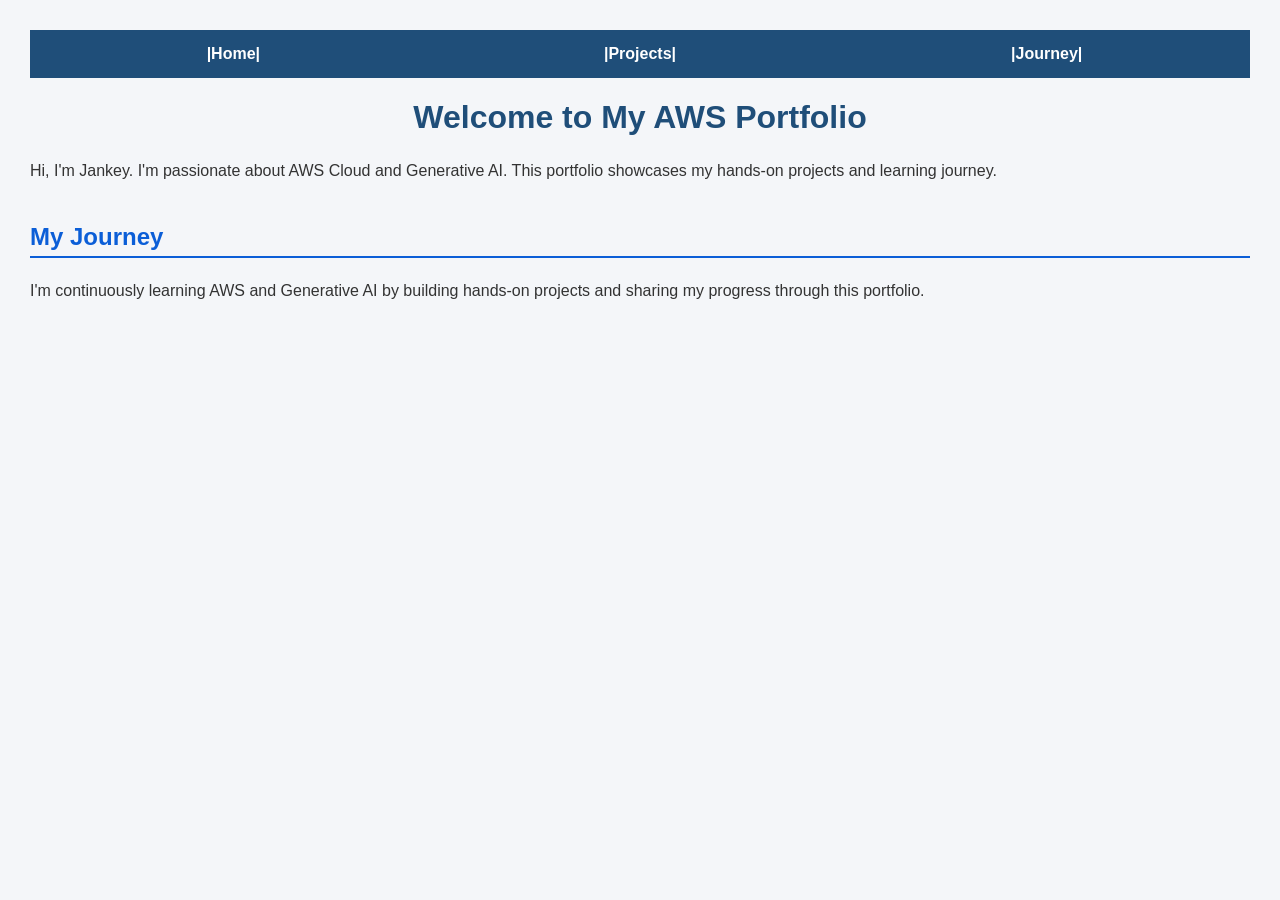
<file: index.html>
<html>
   
<head>
    <meta charset="UTF-8">
    <meta name="viewport" content="width=device-width, initial-scale=1.0">

    <title>AWS Portfolio</title>

    <link rel="stylesheet" href="style.css">
</head>
<body>
  <nav>
    <a href="#" onclick="showSection('home')">|Home|</a>
    <a href="#" onclick="showSection('projects')">|Projects|</a>
    <a href="#" onclick="showSection('journey')">|Journey|</a>
</nav>
    
<div id="home" class="content-section">
    <h1>Welcome to My AWS Portfolio</h1>
    <p>
        Hi, I'm Jankey. I'm passionate about AWS Cloud and
        Generative AI. This portfolio showcases my hands-on
        projects and learning journey.
    </p>
    <h2>My Journey</h2>
     <p>
        I'm continuously learning AWS and Generative AI
        by building hands-on projects and sharing my
        progress through this portfolio.
    </p>
 </div>
  <div id="projects" class="content-section" style="display:none;">
<section >

    <h1>My Projects</h1>

    <div class="project-grid">

        <div class="project-box">
            <h2>🤖</h2>
            <h3>AI Ticket Routing</h3>
            <p>AgentCore • Bedrock • Knowledge Base  • CrewAI</p>
            <a href="agentcore.html" class="btn">View →</a>
        </div>
       <div class="project-box">
            <h2>🤖</h2>
            <h3>Kiro</h3>
            <p>Gateway • Lambda •  Dynamodb • Cloudfromation</p>
            <a href="kiro.html">View →</a>
        </div>

        <div class="project-box">
            <h2>☕</h2>
            <h3>SpringBoot ECS</h3>
            <p>Docker • ECS • RDS • Secrets</p>
            <a href="springboot.html">View →</a>
        </div>

        <div class="project-box">
            <h2>🧠</h2>
            <h3>AI Memory Agent</h3>
            <p>Version 1</p>
            <p>AgentCore runtime • CrewAI • AgentCore Memory</p>
            <p>Version 2</p>
            <p>AgentCore runtime • CrewAI • AgentCore Memory  • Gateway  • lambda </p>
            <p>Version 3</p>
            <p>AgentCore runtime • CrewAI • AgentCore Memory  • Gateway  • lambda • S3 • CloudFront  </p>
            <a href="memory.html">View →</a>
        </div>

        <div class="project-box">
            <h2>📊</h2>
            <h3>SageMaker MLOps</h3>
            <p>Coming Soon</p>
            <a href="#">View →</a>
        </div>

    </div>

</section>
</div>
<div id="journey" class="content-section" style="display:none;">
    <h2>My Journey</h2>
     <p>
        I'm continuously learning AWS and Generative AI
        by building hands-on projects and sharing my
        progress through this portfolio.
    </p>
</div>
<script>
function showSection(sectionId) {

    const sections = document.querySelectorAll('.content-section');

    sections.forEach(section => {
        section.style.display = 'none';
    });

    document.getElementById(sectionId).style.display = 'block';
}
</script>
 </body>
 </html>
</file>
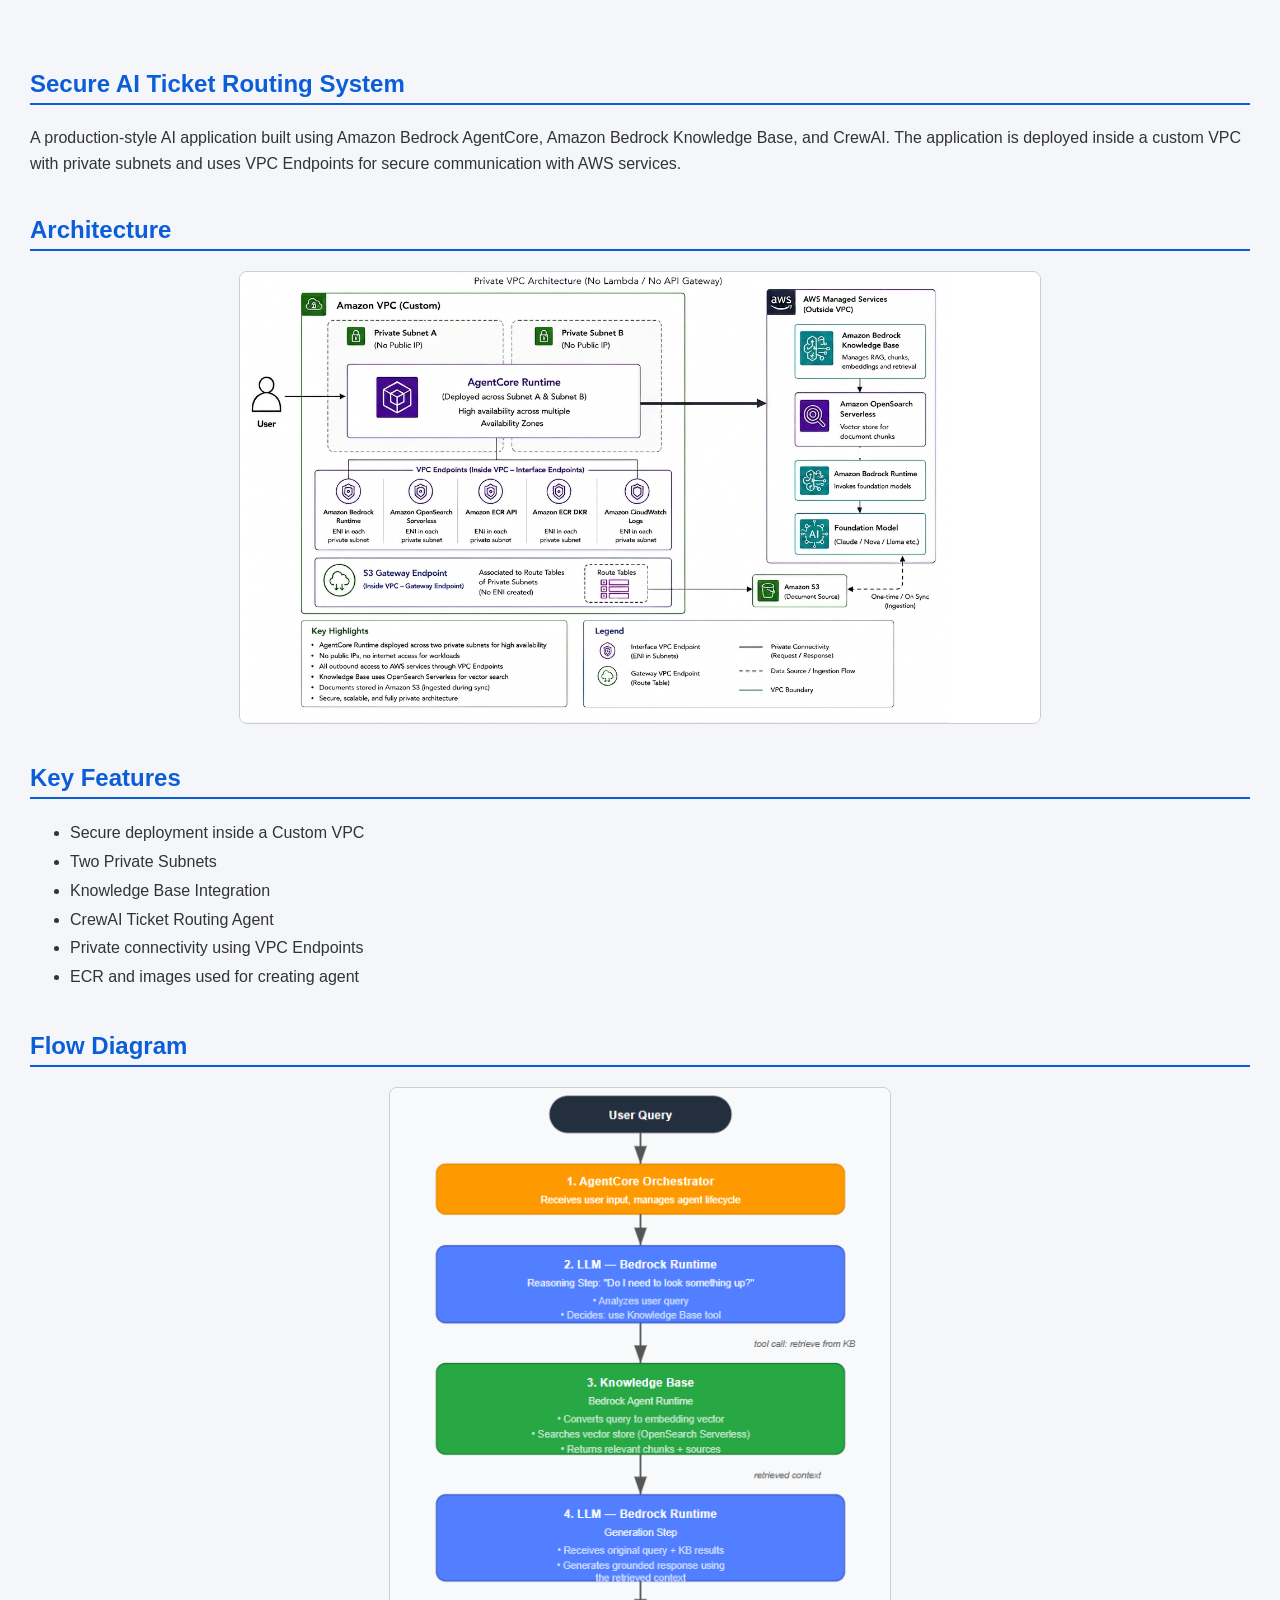
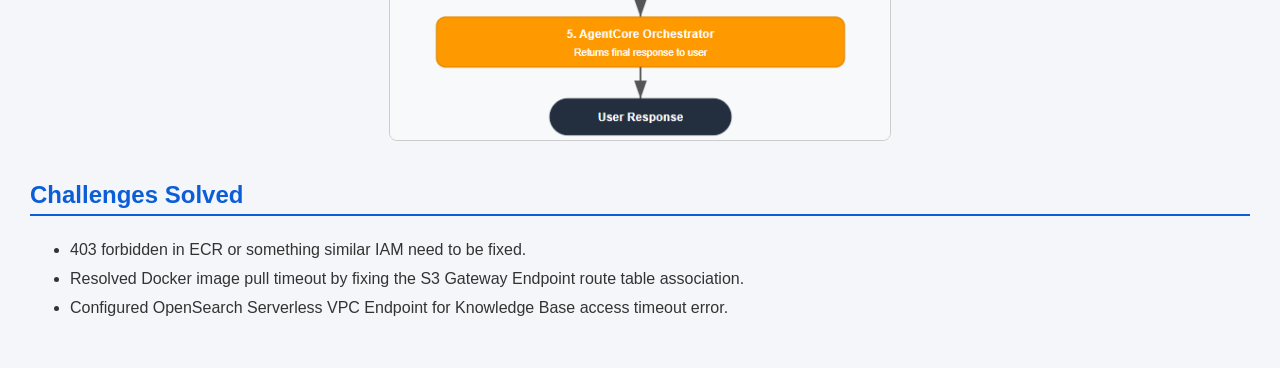
<file: agentcore.html>
<html>
   
<head>
    <meta charset="UTF-8">
    <meta name="viewport" content="width=device-width, initial-scale=1.0">

    <title>AWS Portfolio</title>

    <link rel="stylesheet" href="style.css">
</head>
<body>
    <h2>Secure AI Ticket Routing System</h2>
    <p>
        A production-style AI application built using Amazon Bedrock AgentCore,
        Amazon Bedrock Knowledge Base, and CrewAI. The application is deployed
        inside a custom VPC with private subnets and uses VPC Endpoints for
        secure communication with AWS services.
    </p>

    <h2>Architecture</h2>
   
    <img src="images/thumbnail.png"
         alt="Architecture Diagram"
         width="800">
    <h2>Key Features</h2>
    <ul>
        <li>Secure deployment inside a Custom VPC</li>
        <li>Two Private Subnets</li>
        <li>Knowledge Base Integration</li>
        <li>CrewAI Ticket Routing Agent</li>
        <li>Private connectivity using VPC Endpoints</li>
        <li>ECR and images used for creating agent</li>
    </ul>
    <h2>Flow Diagram</h2>
     <img src="images/flow.png"
         alt="Flow Diagram"
         width="500">
    
    <h2>Challenges Solved</h2>

    <ul>
        <li>403 forbidden in ECR or something similar IAM need to be fixed.</li>
        <li>Resolved Docker image pull timeout by fixing the S3 Gateway Endpoint route table association.</li>
        <li>Configured OpenSearch Serverless VPC Endpoint for Knowledge Base access timeout error.</li>
    </ul>
    </section>
    </div>
 </body>
 </html>
</file>
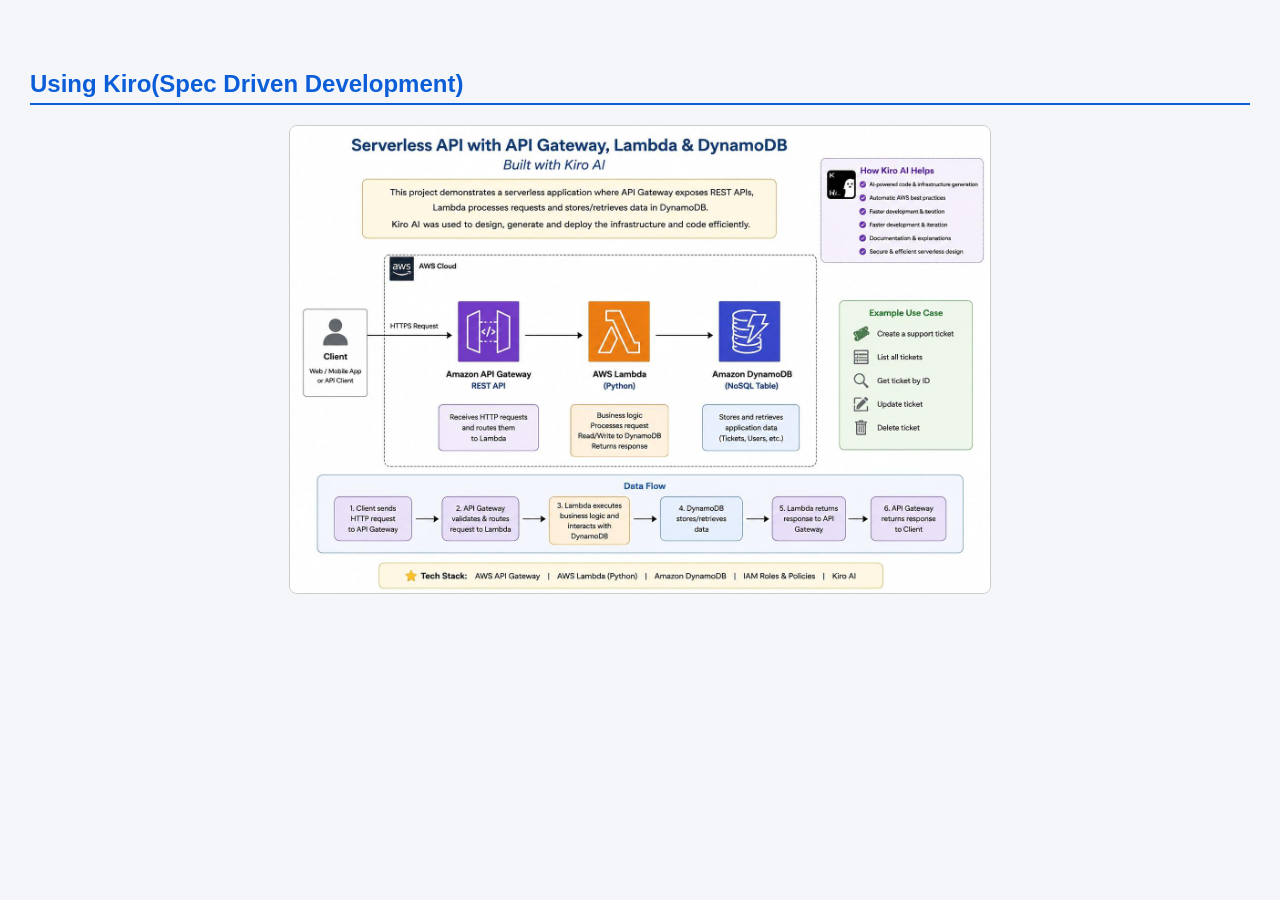
<file: kiro.html>
<html>
   
<head>
    <meta charset="UTF-8">
    <meta name="viewport" content="width=device-width, initial-scale=1.0">

    <title>AWS Portfolio</title>

    <link rel="stylesheet" href="style.css">
</head>
<body>
<div id="projectserverless" class="content-section">
 <h2>Using Kiro(Spec Driven Development)</h2>
<img src="images/serverless.jpg"
         alt="Using Kiro"
         width="700">
</div>
 </body>
 </html>
</file>
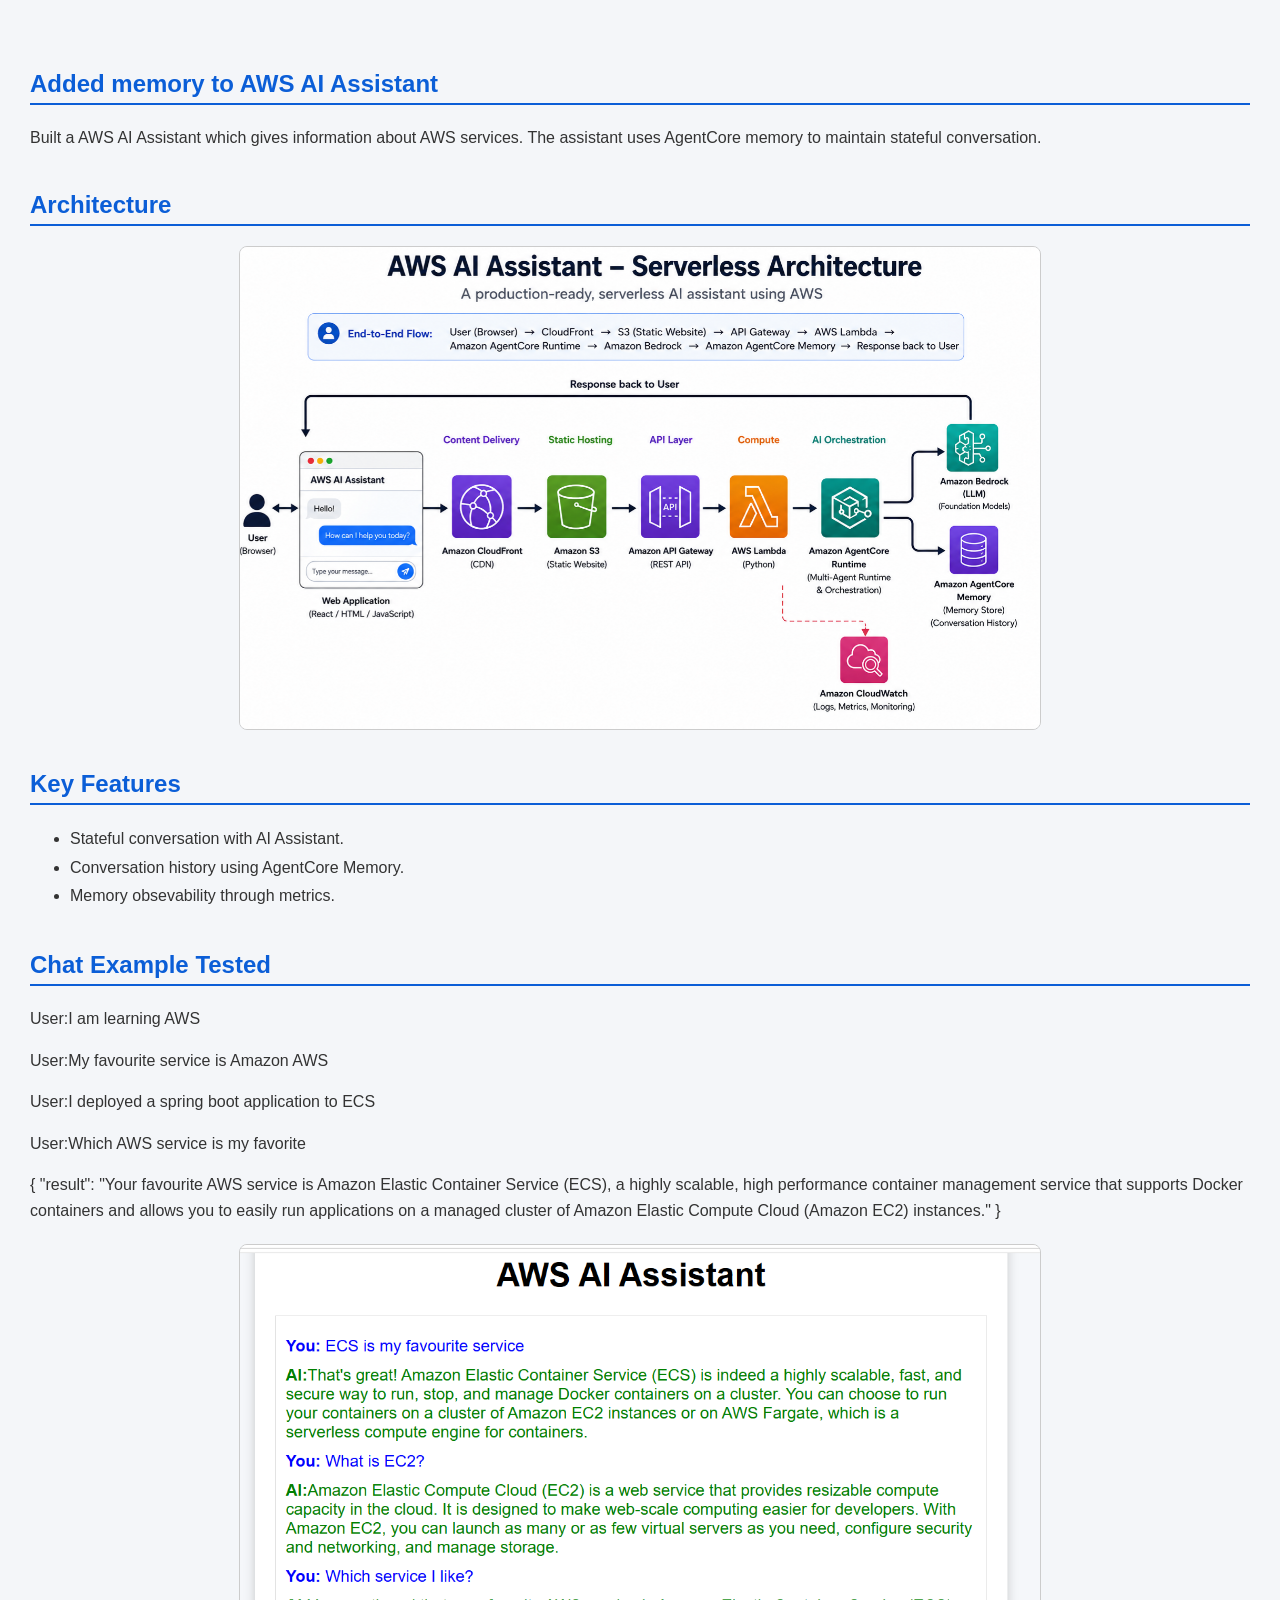
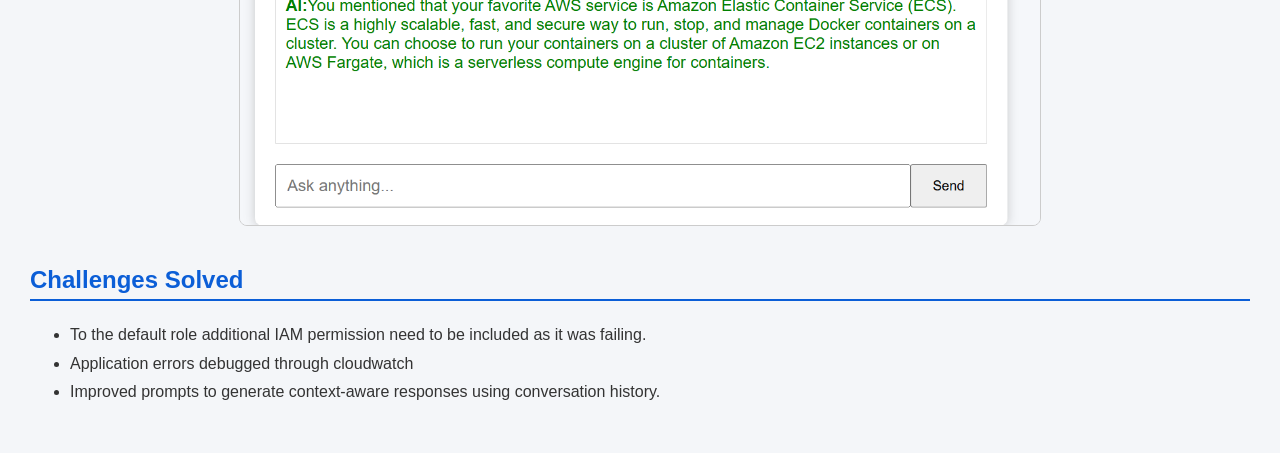
<file: memory.html>
<html>
   
<head>
    <meta charset="UTF-8">
    <meta name="viewport" content="width=device-width, initial-scale=1.0">

    <title>AWS Portfolio</title>

    <link rel="stylesheet" href="style.css">
</head>
<body>
    <h2>Added memory to AWS AI Assistant</h2>
    <p>
      Built a AWS AI Assistant which gives information about AWS services.
      The assistant uses AgentCore memory to maintain stateful conversation.
    </p>
    <h2>Architecture</h2>
   
    <img src="images/assistantserverless.png"
         alt="Architecture Diagram"
         width="800">
    <h2>Key Features</h2>
    <ul>
        <li>Stateful conversation with AI Assistant.</li>
        <li>Conversation history using AgentCore Memory.</li>
        <li>Memory obsevability through metrics.</li>

    </ul>
     <h2>Chat Example Tested</h2>
       <p>User:I am learning AWS</p>
       <p>User:My favourite service is Amazon AWS</p>
       <p>User:I deployed a spring boot application to ECS</p>
       <p>User:Which AWS service is my favorite</p>
       <p>{
          "result": "Your favourite AWS service is Amazon Elastic Container Service (ECS), a highly scalable, high performance container management service that supports Docker containers and allows you to easily run applications on a managed cluster of Amazon Elastic Compute Cloud (Amazon EC2) instances."
           }
      </p>
       <img src="images/assistant.png"
         alt="Chat UI"
         width="800">
    <h2>Challenges Solved</h2>

    <ul>
        <li>To the default role additional IAM permission need to be included as it was failing.</li>
        <li>Application errors debugged through cloudwatch</li>
        <li>Improved prompts to generate context-aware responses using conversation history.</li>
    </ul>
    </section>
    </div>
 </body>
 </html>
</file>
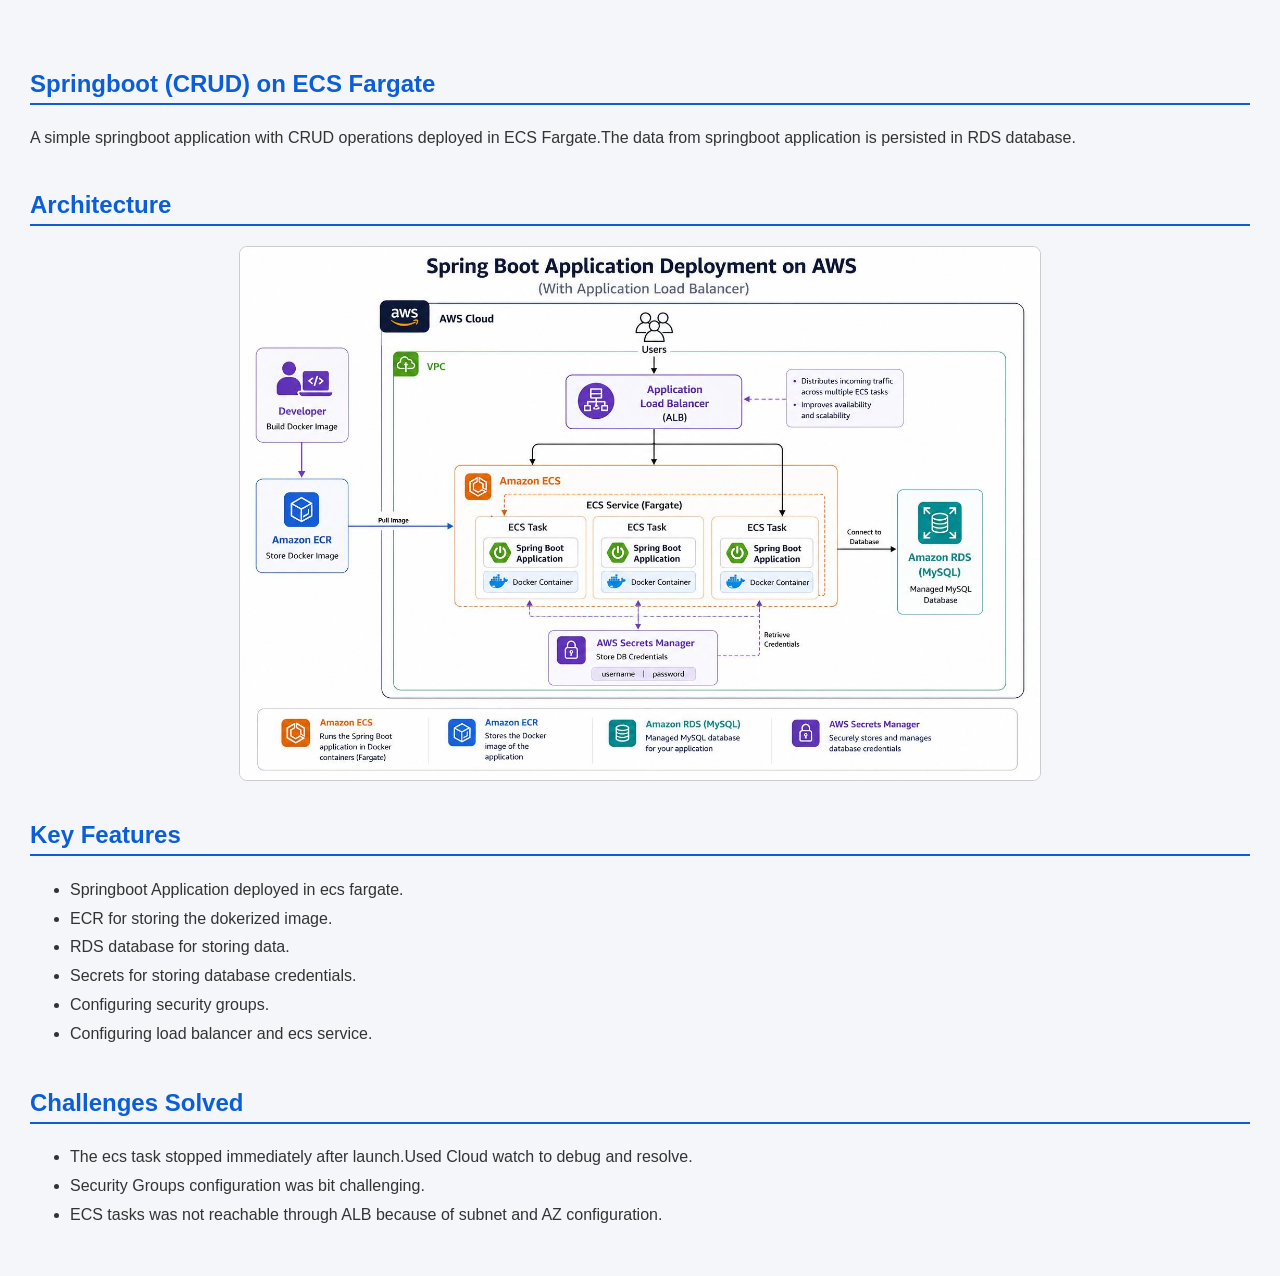
<file: springboot.html>
<html>
   
<head>
    <meta charset="UTF-8">
    <meta name="viewport" content="width=device-width, initial-scale=1.0">

    <title>AWS Portfolio</title>

    <link rel="stylesheet" href="style.css">
</head>
<body>
    <h2>Springboot (CRUD) on ECS Fargate</h2>
    <p>
        A simple springboot application with CRUD operations
        deployed in ECS Fargate.The data from springboot application is persisted
        in RDS database.
    </p>

    <h2>Architecture</h2>
   
    <img src="images/ecstasks.jpg"
         alt="Architecture Diagram"
         width="800">
    <h2>Key Features</h2>
    <ul>
        <li>Springboot Application deployed in ecs fargate.</li>
        <li>ECR for storing the dokerized image.</li>
        <li>RDS database for storing data.</li>
        <li>Secrets for storing database credentials.</li>
        <li>Configuring security groups.</li>
        <li>Configuring load balancer and ecs service.</li>

    </ul>
    <h2>Challenges Solved</h2>

    <ul>
        <li>The ecs task stopped immediately after launch.Used Cloud watch to debug and resolve.</li>
        <li>Security Groups configuration was bit challenging.</li>
        <li>ECS tasks was not reachable through ALB because of subnet and AZ configuration.</li>
    </ul>
    </section>
    </div>
 </body>
 </html>
</file>
<file: style.css>
body {
    font-family: Arial, sans-serif;
    background-color: #f4f6f9;
    margin: 0;
    padding: 30px;
    color: #333;
}

h1 {
    text-align: center;
    color: #1f4e79;
}

h2 {
    color: #0b5ed7;
    border-bottom: 2px solid #0b5ed7;
    padding-bottom: 5px;
    margin-top: 40px;
}

p {
    line-height: 1.6;
    font-size: 16px;
}
.imgContainer{
    float:left;
}
.imgContainer1{
    float:down;
}
ul {
    line-height: 1.8;
}

img {
    display: block;
    margin: 20px auto;
    max-width: 100%;
    border: 1px solid #ccc;
    border-radius: 8px;
}

nav {
    background: #1f4e79;
    display: flex
}

nav a {
    flex:1;
    color: white;
    text-decoration: none;
    padding: 15px;
    font-weight: bold;
    text-align:center;
}
card {
    width: 350px;
    background: white;
    border-radius: 12px;
    padding: 20px;
    margin: 20px;
    box-shadow: 0 4px 12px rgba(0,0,0,0.15);
}

.card img {
    border-radius: 8px;
}

.card:hover {
    transform: translateY(-5px);
    transition: 0.3s;
}
nav a:hover {
    color: orange;
}

.project-grid {
    display: grid;
    grid-template-columns: repeat(2, 1fr);
    gap: 25px;
    margin-top: 40px;
}

.project-box {
    background: white;
    padding: 25px;
    border-radius: 15px;
    box-shadow: 0 5px 15px rgba(0,0,0,0.15);
    text-align: center;
    transition: 0.3s;
}

.project-box:hover {
    transform: translateY(-6px);
    box-shadow: 0 10px 20px rgba(0,0,0,0.25);
}

@media (max-width:768px) {
    .project-grid {
        grid-template-columns: 1fr;
    }
}

section {
    padding: 40px;
}
</file>
